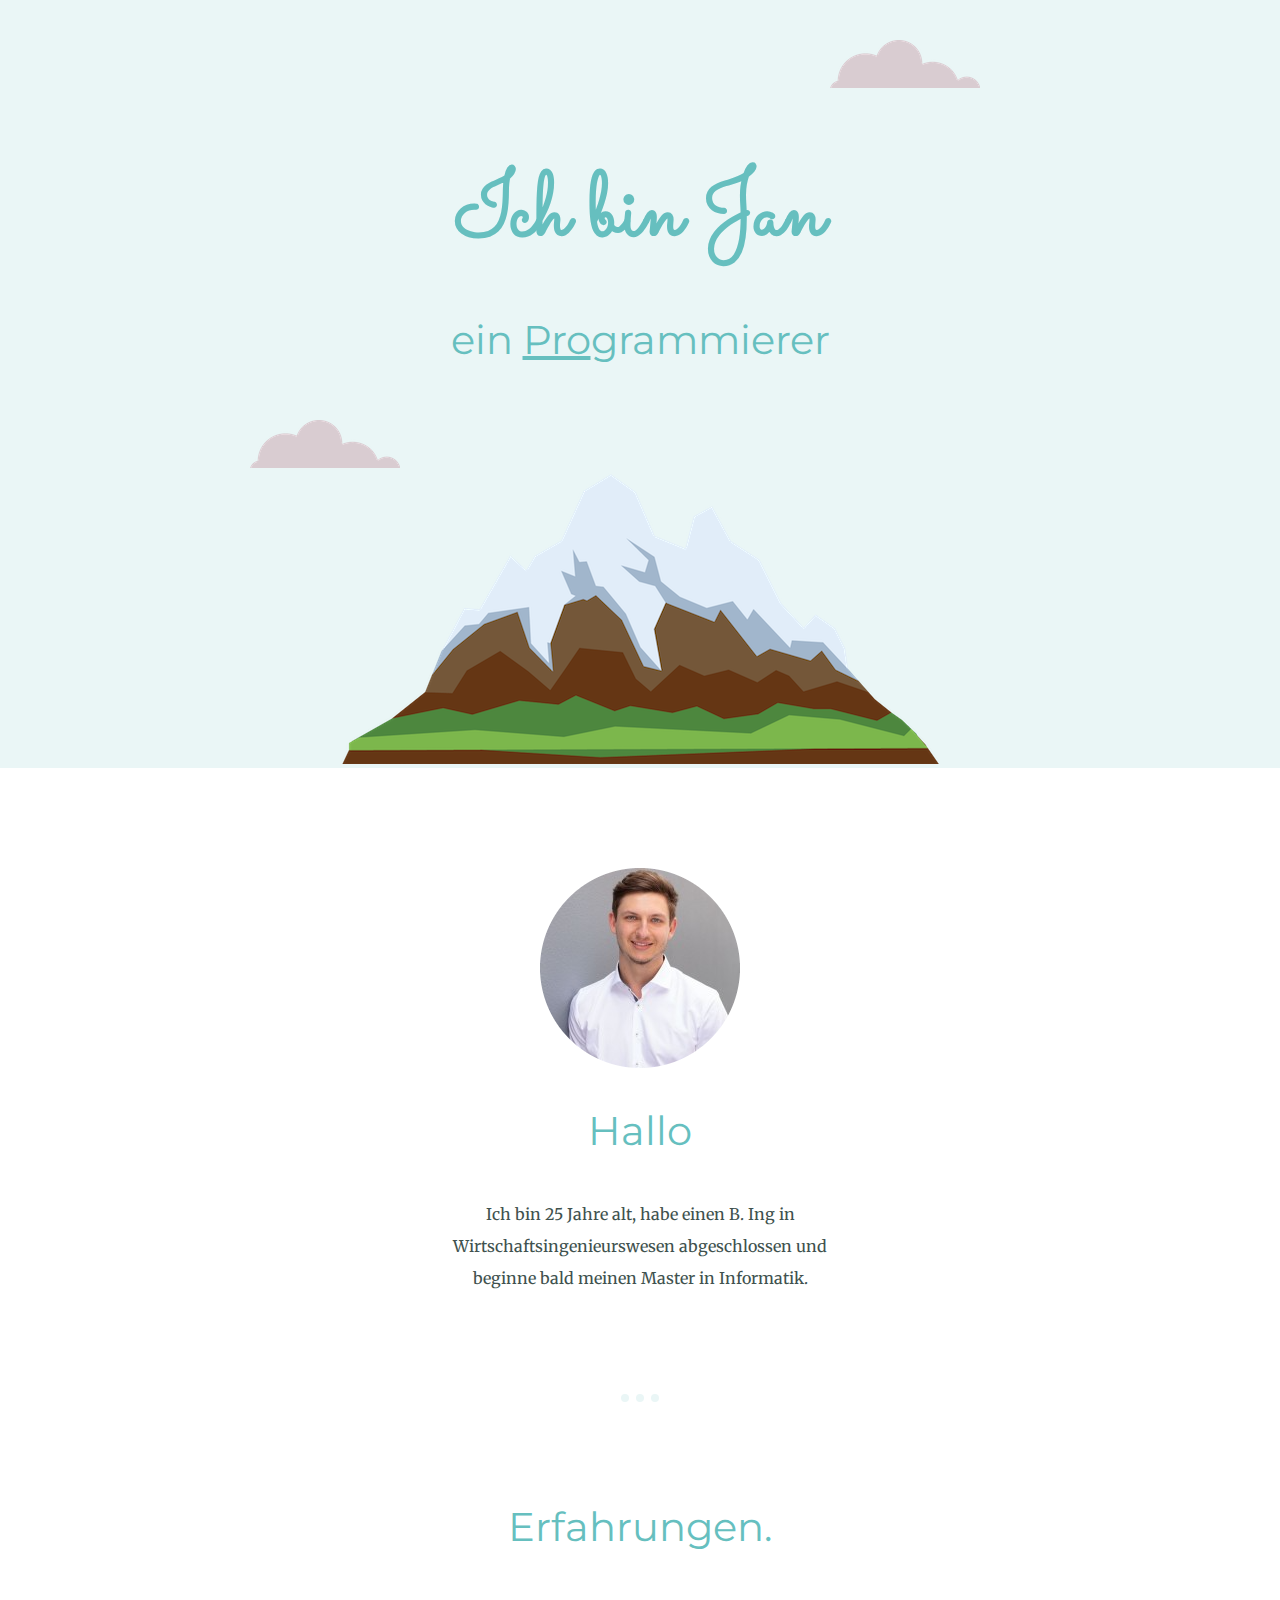
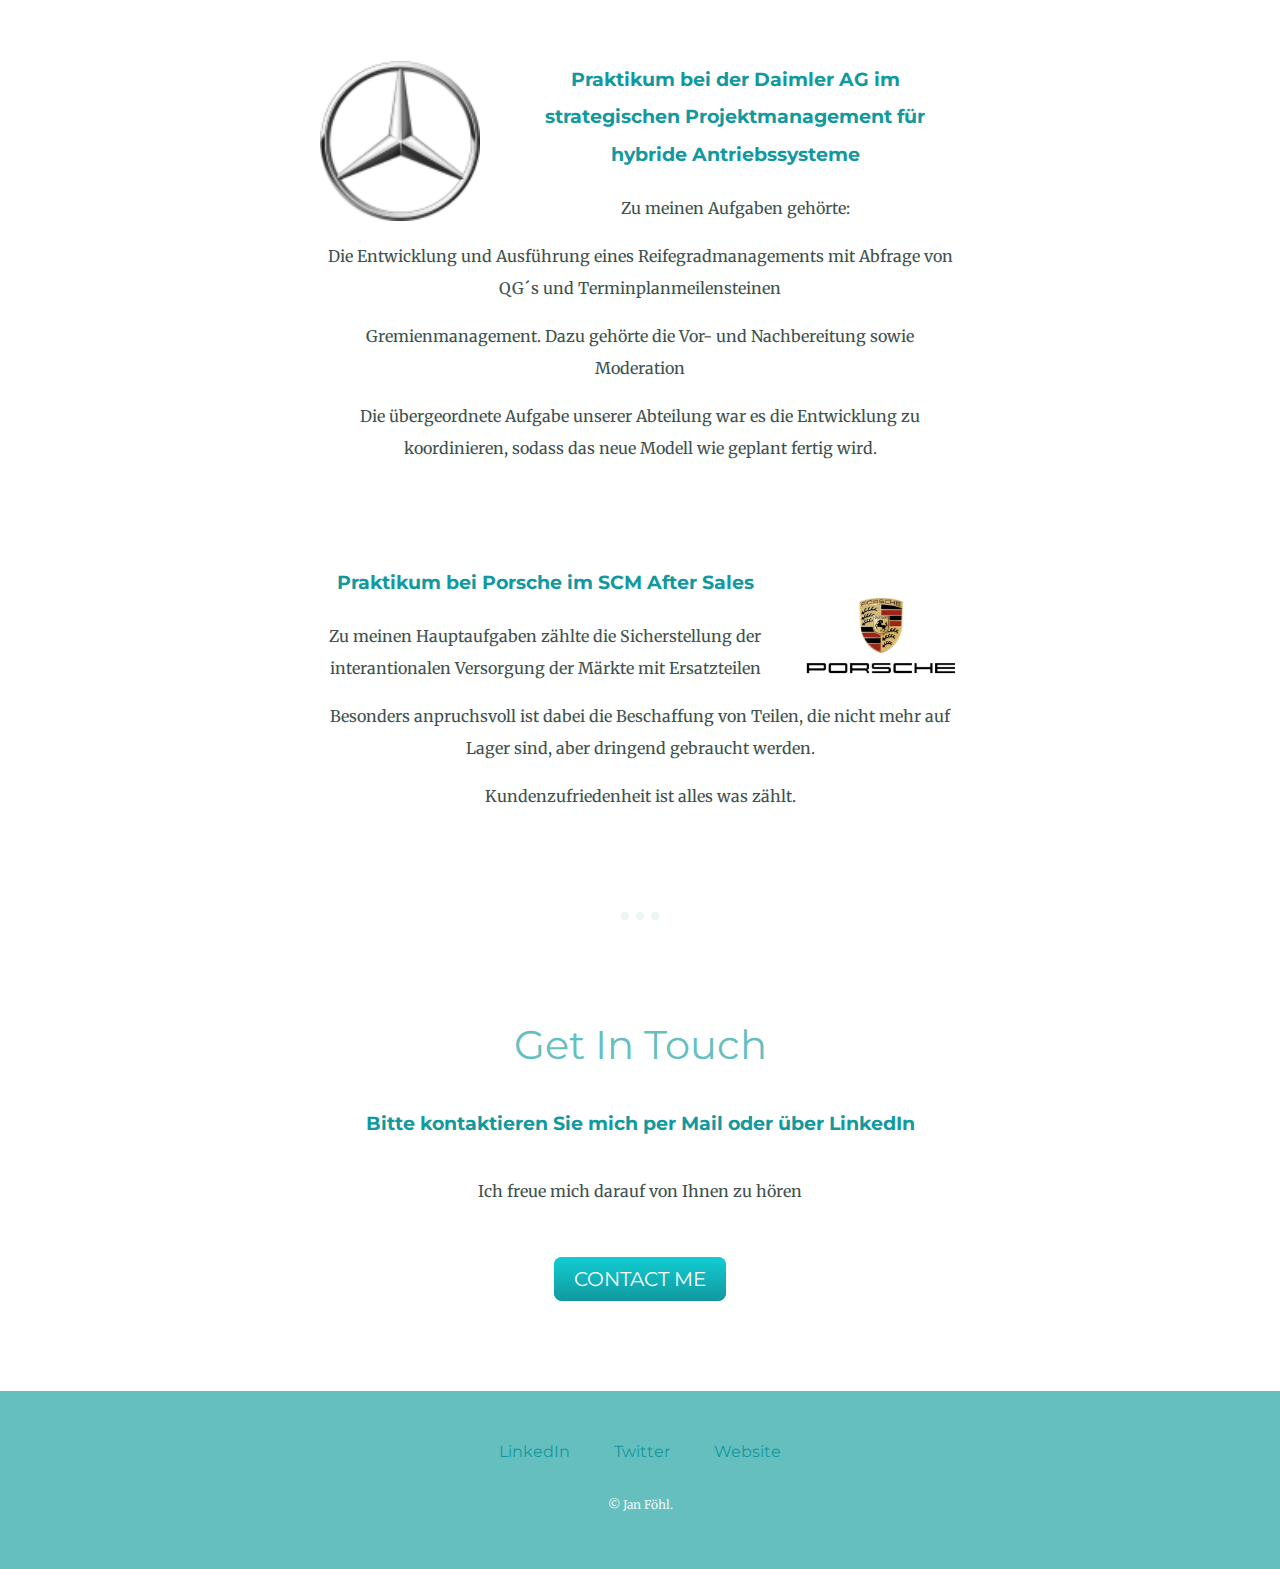
<file: index.html>
<!DOCTYPE html>
<html lang="en" dir="ltr">
  <head>
    <meta charset="utf-8">
    <title>Jan Föhl</title>
    <link rel="stylesheet" href="css/styles.css">
    <link rel="icon" href="favicon.ico">
    <link rel="preconnect" href="https://fonts.googleapis.com">
<link rel="preconnect" href="https://fonts.gstatic.com" crossorigin>
<link href="https://fonts.googleapis.com/css2?family=Merriweather&family=Montserrat&family=Sacramento&display=swap" rel="stylesheet">
  </head>

  <body>
<div class="top-container">
  <img class="top-cloud" src="images/cloud.png" alt="cloud-img">
  <h1>Ich bin Jan</h1>
  <h2>ein <span class="pro">Pro</span>grammierer</h2>
  <img class="bottom-cloud"src="images/cloud.png" alt="cloud-img">
  <img class="mountain"src="images/mountain.png" alt="mountain-img">
</div>

<div class="middle-container">
  <div class="profile">
    <img class="profilbild"src="images/Profilbild.png" alt="Profilbild">
    <h2>Hallo</h2>
    <p class="intro">Ich bin 25 Jahre alt, habe einen B. Ing in Wirtschaftsingenieurswesen abgeschlossen und beginne bald meinen Master in Informatik.</p>
  </div>
  <hr>
  <div class="skills">
    <h2>Erfahrungen.</h2>
    <div class="skill-row">
      <img class="daimler" src="images/mercedes-100.png" alt="daimler-img">
      <h3>Praktikum bei der Daimler AG im strategischen Projektmanagement für hybride Antriebssysteme</h3>
      <p>Zu meinen Aufgaben gehörte:</p>
      <p>Die Entwicklung und Ausführung eines Reifegradmanagements mit Abfrage von QG´s und Terminplanmeilensteinen</p>
      <p>Gremienmanagement. Dazu gehörte die Vor- und Nachbereitung sowie Moderation</p>
      <p>Die übergeordnete Aufgabe unserer Abteilung war es die Entwicklung zu koordinieren, sodass das neue Modell wie geplant fertig wird.</p>
    </div>
    <div class="skill-row">
      <img class="porsche" src="images/porsche-250.png" alt="porsche-img">
      <h3>Praktikum bei Porsche im SCM After Sales</h3>
      <p>Zu meinen Hauptaufgaben zählte die Sicherstellung der interantionalen Versorgung der Märkte mit Ersatzteilen</p>
      <p>Besonders anpruchsvoll ist dabei die Beschaffung von Teilen, die nicht mehr auf Lager sind, aber dringend gebraucht werden.</p>
      <p>Kundenzufriedenheit ist alles was zählt.</p>
    </div>
  </div>
  <hr>
  <div class="contact-me">
    <h2>Get In Touch</h2>
    <h3>Bitte kontaktieren Sie mich per Mail oder über LinkedIn</h3>
    <p class="ich-freue-mich">Ich freue mich darauf von Ihnen zu hören</p>
    <a class="btn" href="mailto:jan.foehl@web.de">CONTACT ME</a>
  </div>
</div>


<div class="bottom-container">
  <a class="footer-link" href="https://www.linkedin.com/in/jan-f%C3%B6hl-651baa204/">LinkedIn</a>
  <a class="footer-link" href="https://twitter.com/">Twitter</a>
  <a class="footer-link" href="https://www.appbrewery.co/">Website</a>
  <p class="copyright">© Jan Föhl.</p>
</div>


  </body>
</html>
</file>
<file: css/styles.css>
body {
  color:#40514E;
  margin: 0;
  text-align: center;
  font-family: 'Merriweather', serif;
}

.top-container {
  background-color: #EAF6F6;
  position: relative;
  padding-top: 100px;
}
hr{
  border-style: dotted none none none;
    border-color: #EAF6F6;
    width:3%;
    border-width:8px;
    margin: 100px auto;
}

h1 {
  font-size: 5.625rem;
  margin: 50px auto 0 auto;
  font-family: 'Sacramento', cursive;
  color: #66BFBF;
}

h2 {
  color: #66BFBF;
  font-size: 2.5rem;
  font-family: 'Montserrat', sans-serif;
  font-weight: normal;
  padding-bottom: 10px;
}

h3 {
  color: #11999E;
  font-family: 'Montserrat', sans-serif;
}

p{
  line-height: 2;
}

a{
  color: #11999E;
  font-family: 'Montserrat', sans-serif;
  margin: 10px 20px;
  text-decoration: none;
}

a:hover{
  color: #EAF6F6;
}

.middle-container {
  margin: 100px 0;
}

.bottom-container {
  padding: 50px 0 20px;
  background-color: #66BFBF;
}


.pro {
  text-decoration: underline;
}

.intro{
  width: 30%;
  margin: auto;
}
.top-cloud {
  position: absolute;
  right: 300px;
  top: 40px;
}

.bottom-cloud {
  position: absolute;
  left: 250px;
  bottom: 300px;
}

.mountain {

}

.skill-row{
  width:50%;
  margin: 100px auto 100px auto;
  line-height: 2;
}

.daimler{
  width: 25%;
  float:left;
  margin-right: 30px;
}

.porsche{
  width: 25%;
  float: right;
  margin-left: 30px;
}

.ich-freue-mich{
  width: 40%;
  margin:40px auto 60px;
}

.btn {
  background: #11cdd4;
  background-image: -webkit-linear-gradient(top, #11cdd4, #11999e);
  background-image: -moz-linear-gradient(top, #11cdd4, #11999e);
  background-image: -ms-linear-gradient(top, #11cdd4, #11999e);
  background-image: -o-linear-gradient(top, #11cdd4, #11999e);
  background-image: linear-gradient(to bottom, #11cdd4, #11999e);
  -webkit-border-radius: 8;
  -moz-border-radius: 8;
  border-radius: 8px;
  font-family: 'Montserrat', sans-serif;
  color: #ffffff;
  font-size: 20px;
  padding: 10px 20px 10px 20px;
  text-decoration: none;
}

.btn:hover {
  background: #30e3cb;
  background-image: -webkit-linear-gradient(top, #30e3cb, #2bc4ad);
  background-image: -moz-linear-gradient(top, #30e3cb, #2bc4ad);
  background-image: -ms-linear-gradient(top, #30e3cb, #2bc4ad);
  background-image: -o-linear-gradient(top, #30e3cb, #2bc4ad);
  background-image: linear-gradient(to bottom, #30e3cb, #2bc4ad);
  text-decoration: none;
}

.copyright{
  color: #EAF6F6;
  font-size: 0.75rem;
  padding: 20px 0;
}
.footer-link{

}
</file>
